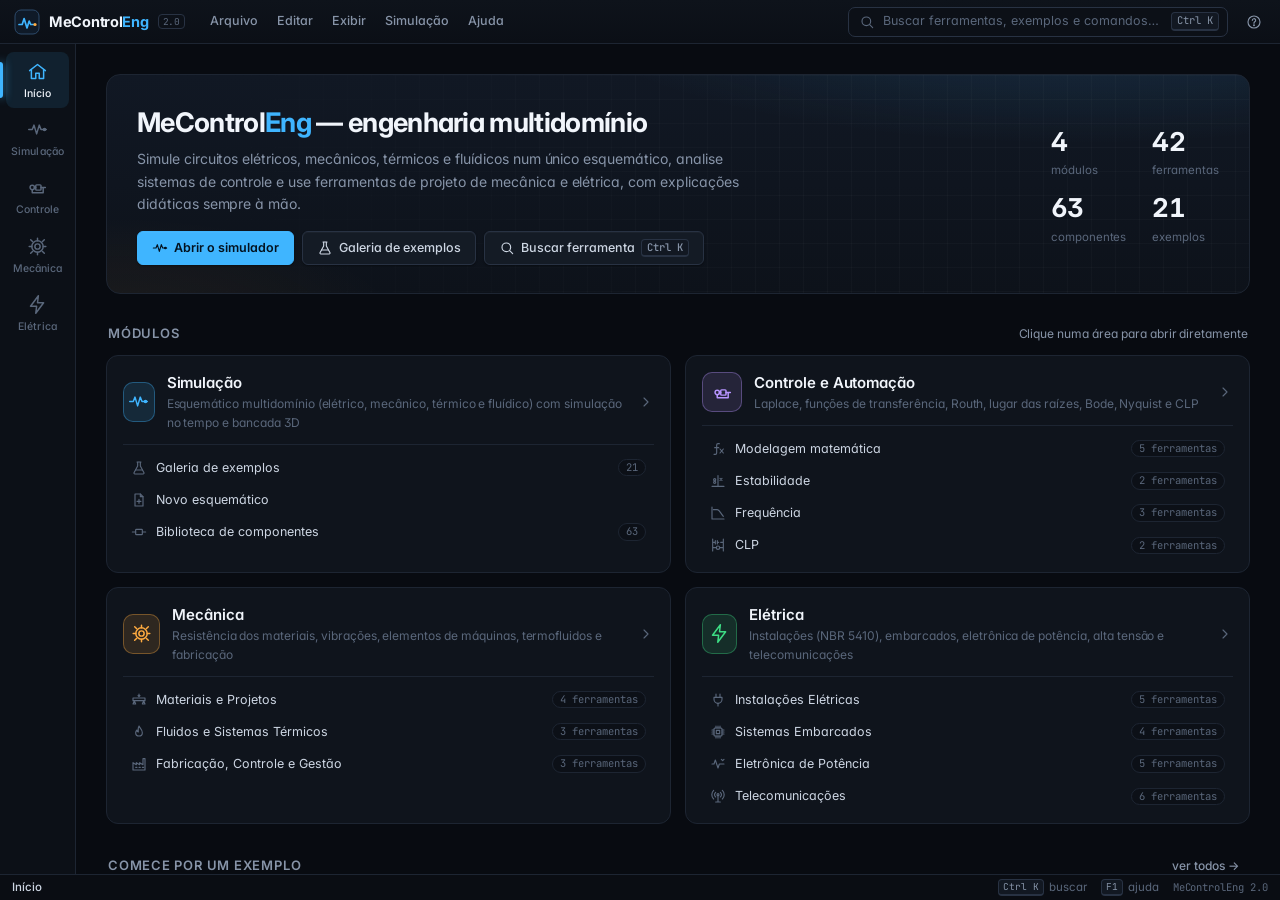
<file: mecontroleng/index.html>
<!DOCTYPE html>
<html lang="pt-BR">
<head>
<meta charset="UTF-8">
<meta name="viewport" content="width=device-width, initial-scale=1.0">
<title>MeControlEng</title>
<link rel="preconnect" href="https://fonts.googleapis.com">
<link href="https://fonts.googleapis.com/css2?family=Inter:wght@400;500;600;700&family=JetBrains+Mono:wght@400;500&family=Share+Tech+Mono&family=Barlow:wght@400;500;600&display=swap" rel="stylesheet">
<link rel="stylesheet" href="css/style.css">
</head>
<body data-tab="home">

<header id="topbar">
  <div class="brand" title="MeControlEng — engenharia multidomínio">
    <svg class="brand-mark" width="26" height="26" viewBox="0 0 26 26" fill="none">
      <rect x="1" y="1" width="24" height="24" rx="6" fill="#0f1a28" stroke="#2d4a6b"/>
      <path d="M5 15.5h3.2l1.9-6 2.9 9.5 2.2-7 1.5 3.5H21" stroke="#3fb5ff" stroke-width="1.7" stroke-linecap="round" stroke-linejoin="round"/>
      <circle cx="21" cy="15.5" r="1.6" fill="#ffab40"/>
    </svg>
    <span class="lt">MeControl<span>Eng</span></span>
    <span class="ver">2.0</span>
  </div>
  <nav id="menubar" aria-label="Menu principal"></nav>
  <div class="tb-sep sim-only"></div>
  <div id="doc-title" class="sim-only" contenteditable="true" spellcheck="false" title="Título do esquemático (clique para editar)">Sem título</div>
  <div class="tb-spacer"></div>
  <button id="btn-cmd" class="cmd-trigger" title="Buscar ferramentas e comandos (Ctrl+K)"><span data-icon="search"></span><span class="ct-txt">Buscar ferramentas, exemplos e comandos…</span><kbd>Ctrl K</kbd></button>
  <div class="tb-group right">
    <button class="btn icon ghost" id="btn-help" title="Ajuda (F1)" data-icon="help"></button>
  </div>
</header>

<div id="shell">
<nav id="tabs" class="nrail" aria-label="Módulos">
  <button data-tab="home"><span class="ri" data-icon="home"></span><span class="rl">Início</span></button>
  <button data-tab="sim" class="on"><span class="ri" data-icon="circuit"></span><span class="rl">Simulação</span></button>
  <button data-tab="ctrl"><span class="ri" data-icon="control"></span><span class="rl">Controle</span></button>
  <button data-tab="mec"><span class="ri" data-icon="gear"></span><span class="rl">Mecânica</span></button>
  <button data-tab="ele"><span class="ri" data-icon="bolt"></span><span class="rl">Elétrica</span></button>
  <div class="nrail-spacer"></div>
  <span class="tabs-hint" id="tabs-hint" hidden></span>
</nav>

<div id="stage">
<div id="simbar" class="toolbar sim-only">
  <div class="tb-group">
    <button class="btn icon ghost" id="btn-new" title="Novo esquemático" data-icon="file"></button>
    <button class="btn icon ghost" id="btn-open" title="Abrir (Ctrl+O)" data-icon="folder"></button>
    <button class="btn icon ghost" id="btn-save" title="Salvar (Ctrl+S)" data-icon="save"></button>
    <button class="btn accent" id="btn-ex" title="Galeria de exemplos"><span data-icon="grid"></span>Exemplos</button>
    <input type="file" id="file" accept=".json,application/json" hidden>
  </div>
  <div class="tb-sep"></div>
  <div class="tb-group">
    <button class="btn icon ghost" id="btn-undo" title="Desfazer (Ctrl+Z)" data-icon="undo"></button>
    <button class="btn icon ghost" id="btn-redo" title="Refazer (Ctrl+Y)" data-icon="redo"></button>
  </div>
  <div class="tb-sep"></div>
  <div class="tb-group seg-tools" role="group" aria-label="Modo de edição">
    <button class="btn icon ghost on" data-mode="select" title="Selecionar (Esc)" data-icon="pointer"></button>
    <button class="btn icon ghost" data-mode="wire" title="Fio (W)" data-icon="wire"></button>
    <button class="btn icon ghost" data-mode="probe" title="Ponta de prova (P)" data-icon="probe"></button>
  </div>
  <div class="tb-group">
    <button class="btn icon ghost" id="btn-rot" title="Girar (R)" data-icon="rotate"></button>
    <button class="btn icon ghost" id="btn-del" title="Excluir (Del)" data-icon="trash"></button>
    <button class="btn icon ghost" id="btn-fit" title="Enquadrar (F)" data-icon="fit"></button>
  </div>
  <div class="tb-spacer"></div>
  <div class="tb-group sim">
    <label title="Tempo final da simulação">t<sub>stop</sub> <input id="tstop" value="1" size="5"></label>
    <label title="Passo de integração">Δt <input id="dt" value="1m" size="5"></label>
    <select id="method" title="Método de integração">
      <option value="trap">Trapezoidal</option>
      <option value="be">Euler implícito</option>
    </select>
    <button class="btn run" id="run" title="Simular (Ctrl+Enter / F9)">▶ Simular</button>
    <span id="sim-status" class="pill">sem resultado</span>
  </div>
  <div class="tb-sep"></div>
  <div class="tb-group">
    <button class="btn ghost" id="btn-net" title="Ver netlist"><span data-icon="list"></span>Netlist</button>
    <button class="btn ghost" id="btn-3d" title="Mostrar/ocultar a bancada 3D"><span data-icon="cube"></span>3D</button>
  </div>
  <div id="progress-wrap"><div id="progress"></div></div>
</div>

<main id="app">
  <aside id="palette">
    <div class="panel-head"><span data-icon="layers"></span>Componentes</div>
    <input id="pal-search" placeholder="Buscar componente…" spellcheck="false">
    <div id="palette-list"></div>
  </aside>

  <section id="work">
    <div id="work-top">
      <div id="sch-wrap">
        <canvas id="sch" tabindex="0"></canvas>
        <div id="hint"></div>
        <label class="sch-opt"><input type="checkbox" id="toggle-names" checked> nomes dos nós</label>
      </div>
      <div id="split-v" class="splitter v"></div>
      <div id="v3d-pane">
        <div class="pane-head">
          <span class="pane-title"><span data-icon="cube"></span>Bancada 3D</span>
          <button class="btn icon sm" id="rew" title="Início">⏮</button>
          <button class="btn icon sm" id="play" title="Play/Pausa (Espaço)">▶</button>
          <select id="speed" title="Velocidade de reprodução (tempo simulado por segundo real)">
            <option value="0.001">0,001×</option>
            <option value="0.01">0,01×</option>
            <option value="0.05">0,05×</option>
            <option value="0.1" selected>0,1×</option>
            <option value="0.25">0,25×</option>
            <option value="0.5">0,5×</option>
            <option value="1">1×</option>
            <option value="2">2×</option>
            <option value="5">5×</option>
            <option value="20">20×</option>
            <option value="50">50×</option>
            <option value="100">100×</option>
          </select>
          <input type="range" id="tslider" min="0" max="1000" value="0">
          <span id="tlabel">t = 0 s</span>
        </div>
        <div id="v3d"></div>
        <div class="v3d-foot">
          <label title="Ampliação visual dos deslocamentos lineares">escala x <input id="dscale" value="10" size="3"></label>
          <button class="btn sm" id="btn-fit3d">Enquadrar</button>
          <span class="muted">arraste: orbitar · shift/dir.: mover · roda: zoom</span>
        </div>
      </div>
    </div>
    <div id="split-h" class="splitter h"></div>
    <div id="plot-pane">
      <div class="pane-head">
        <span class="pane-title"><span data-icon="wave"></span>Formas de onda</span>
        <select id="units" title="Unidades rotacionais">
          <option value="si">SI (rad, rad/s)</option>
          <option value="prat">Prático (°, RPM)</option>
        </select>
        <button class="btn sm" id="btn-clear">Limpar traços</button>
        <button class="btn sm" id="btn-csv">Exportar CSV</button>
        <button class="btn icon sm" id="btn-plotinfo" title="Sobre os tipos de gráfico e sinais">ⓘ</button>
        <span class="muted">arraste = zoom · duplo-clique = restaurar · clique na legenda = remover</span>
      </div>
      <div id="plot-wrap"><canvas id="plot"></canvas></div>
    </div>
  </section>

  <aside id="side">
    <div class="side-sec">
      <div class="sec-title"><span data-icon="sliders"></span>Propriedades</div>
      <div id="props"></div>
    </div>
    <div class="side-sec grow">
      <div class="sec-title"><span data-icon="wave"></span>Sinais</div>
      <input id="sig-search" placeholder="Filtrar sinais…" spellcheck="false">
      <div id="signals"><div class="muted">Simule para listar os sinais.</div></div>
    </div>
    <div class="side-sec">
      <div class="sec-title"><span data-icon="terminal"></span>Mensagens</div>
      <div id="log"></div>
    </div>
  </aside>
</main>

<section class="tabview" id="tab-home"></section>
<section class="tabview has-sub" id="tab-ctrl">
  <nav class="subtabs">
    <div class="mod-title"><span class="mod-ic" data-icon="control"></span><div><b>Controle e Automação</b><small>Modelagem, estabilidade, frequência e CLP</small></div></div>
    <button data-sub="model" class="on" data-icon="fx">Modelagem matemática</button>
    <button data-sub="stab" data-icon="stability">Estabilidade</button>
    <button data-sub="freq" data-icon="bode">Frequência</button>
    <button data-sub="plc" data-icon="ladder">CLP</button>
  </nav>
  <div class="subview" id="tab-model"></div>
  <div class="subview" id="tab-stab"></div>
  <div class="subview" id="tab-freq"></div>
  <div class="subview" id="tab-plc"></div>
</section>
<section class="tabview has-sub" id="tab-mec">
  <nav class="subtabs">
    <div class="mod-title"><span class="mod-ic" data-icon="gear"></span><div><b>Mecânica</b><small>Projeto, térmica, fluidos e fabricação</small></div></div>
    <button data-sub="mat" class="on" data-icon="beam">Materiais e Projetos</button>
    <button data-sub="fts" data-icon="flame">Fluidos e Sistemas Térmicos</button>
    <button data-sub="fab" data-icon="factory">Fabricação, Controle e Gestão</button>
  </nav>
  <div class="subview" id="tab-mat"></div>
  <div class="subview" id="tab-fts"></div>
  <div class="subview" id="tab-fab"></div>
</section>
<section class="tabview has-sub" id="tab-ele">
  <nav class="subtabs">
    <div class="mod-title"><span class="mod-ic" data-icon="bolt"></span><div><b>Elétrica</b><small>Instalações, embarcados, potência e telecom</small></div></div>
    <button data-sub="inst" class="on" data-icon="plug">Instalações Elétricas</button>
    <button data-sub="emb" data-icon="chip">Sistemas Embarcados</button>
    <button data-sub="pot" data-icon="power">Eletrônica de Potência</button>
    <button data-sub="tel" data-icon="antenna">Telecomunicações</button>
  </nav>
  <div class="subview" id="tab-inst"></div>
  <div class="subview" id="tab-emb"></div>
  <div class="subview" id="tab-pot"></div>
  <div class="subview" id="tab-tel"></div>
</section>

</div><!-- /stage -->
</div><!-- /shell -->

<footer id="statusbar">
  <span id="sb-crumb" class="sb-crumb"></span>
  <span class="tb-spacer"></span>
  <span id="sb-info" class="sb-item"></span>
  <span class="sb-item"><kbd>Ctrl K</kbd> buscar</span>
  <span class="sb-item"><kbd>F1</kbd> ajuda</span>
  <span class="sb-item sb-brand">MeControlEng 2.0</span>
</footer>

<div id="cmdk" hidden></div>
<div id="ctxmenu"></div>
<div id="modal">
  <div class="modal-box">
    <div class="modal-head"><span id="modal-title"></span><button class="btn icon ghost" onclick="app.closeModal()" title="Fechar (Esc)">✕</button></div>
    <div id="modal-body"></div>
  </div>
</div>

<script src="vendor/three.min.js"></script>
<script src="js/core.js"></script>
<script src="js/parts/devices.js"></script>
<script src="js/parts/electronics.js"></script>
<script src="js/parts/thermofluid.js"></script>
<script src="js/solver.js"></script>
<script src="js/editor.js"></script>
<script src="js/plot.js"></script>
<script src="js/view3d.js"></script>
<script src="js/examples.js"></script>
<script src="js/info.js"></script>
<script src="js/ctrl/math.js"></script>
<script src="js/ctrl/extract.js"></script>
<script src="js/ctrl/chart.js"></script>
<script src="js/ctrl/ui.js"></script>
<script src="js/ctrl/blockdiag.js"></script>
<script src="js/ctrl/tab-model.js"></script>
<script src="js/ctrl/tab-stab.js"></script>
<script src="js/ctrl/tab-freq.js"></script>
<script src="js/ctrl/plc.js"></script>
<script src="js/mech/kit.js"></script>
<script src="js/mech/materiais.js"></script>
<script src="js/mech/termofluidos.js"></script>
<script src="js/mech/fabricacao.js"></script>
<script src="js/elec/instalacoes.js"></script>
<script src="js/elec/embarcados.js"></script>
<script src="js/elec/potencia.js"></script>
<script src="js/elec/telecom.js"></script>
<script src="js/app.js"></script>
<script src="js/shell.js"></script>
</body>
</html>
</file>
<file: mecontroleng/css/style.css>
/* ============================================================
   MeControlEng 2.0 — Design system
   Tema escuro técnico: superfícies em grafite azulado, um único
   acento primário (azul de sinal) e um secundário (âmbar da marca).
   Organização: 1 tokens · 2 base · 3 controles · 4 shell (topo, trilho,
   barra de ferramentas, status) · 5 simulação · 6 módulos e ferramentas ·
   7 componentes (cards, formulários, tabelas, gráficos) · 8 sobreposições
   (menus, modal, paleta de comandos) · 9 início · 10 específicos
   ============================================================ */

/* ───────── 1. tokens ───────── */
:root {
  /* superfícies (do fundo para a frente) */
  --bg0: #080b11; --bg1: #0c1017; --bg2: #121822; --panel: #0f141c; --panel2: #141b25; --raised: #19212d;
  --border: #1d2532; --border2: #283243; --border3: #364257;
  /* texto */
  --wht: #f1f5fb; --txt: #cdd6e3; --txt2: #8794a8; --txt3: #5a677b;
  /* marca e semântica */
  --acc: #3fb5ff; --acc2: #85d0ff; --acc-bg: rgba(63,181,255,0.10); --acc-bd: rgba(63,181,255,0.45);
  --org: #ffab40; --grn: #3ddc84; --red: #ff5c7a; --ylw: #ffd166; --pur: #b794ff;
  /* esquemático e gráficos (lidos pelos canvas) */
  --sch-bg: #0a0e14; --sch-grid: #1b2431; --sym: #d6e0ee; --lbl: #f1f5fb; --val: #8fb0d6;
  --sel: #ffd166; --junction: #f1f5fb;
  --plot-bg: #0a0e14; --plot-frame: #263041; --plot-grid: #18202b; --plot-grid2: #11171f; --plot-zero: #3a4a60; --cursor-play: #ffd166;
  --bd-wire: #9fb4d0; --bd-fill: #0f141c;
  /* forma */
  --r-sm: 4px; --r: 6px; --r-lg: 10px;
  --sh-1: 0 1px 0 rgba(255,255,255,0.03) inset, 0 1px 2px rgba(0,0,0,0.35);
  --sh-2: 0 10px 30px rgba(0,0,0,0.45), 0 2px 6px rgba(0,0,0,0.35);
  --ff: 'Inter', 'Barlow', system-ui, -apple-system, 'Segoe UI', sans-serif;
  --ff-mono: 'JetBrains Mono', 'Share Tech Mono', ui-monospace, 'Cascadia Mono', Consolas, monospace;
  --v3d-w: 42%; --plot-h: 32%;
  --rail-w: 76px; --top-h: 44px; --status-h: 26px;
}

/* ───────── 2. base ───────── */
* { margin: 0; padding: 0; box-sizing: border-box; }
html, body { height: 100%; }
body {
  font-family: var(--ff); font-size: 13px; line-height: 1.45; letter-spacing: -0.003em;
  background: var(--bg0); color: var(--txt); overflow: hidden;
  display: flex; flex-direction: column;
  -webkit-font-smoothing: antialiased; font-feature-settings: 'cv11', 'ss01';
}
body.dragging { user-select: none; cursor: grabbing; }
button, input, select, textarea { font: inherit; color: inherit; }
kbd { font-family: var(--ff-mono); font-size: 10.5px; background: var(--bg2); border: 1px solid var(--border2); border-bottom-width: 2px; border-radius: 4px; padding: 0 5px; color: var(--txt2); }
code { font-family: var(--ff-mono); font-size: 0.92em; color: var(--org); background: rgba(255,171,64,0.07); padding: 0 4px; border-radius: 3px; }
sup { font-size: 0.7em; }
::selection { background: rgba(63,181,255,0.3); }
* { scrollbar-width: thin; scrollbar-color: #2a3546 transparent; }
::-webkit-scrollbar { width: 10px; height: 10px; }
::-webkit-scrollbar-thumb { background: #232d3c; border-radius: 10px; border: 2px solid transparent; background-clip: padding-box; }
::-webkit-scrollbar-thumb:hover { background-color: #33415a; }
::-webkit-scrollbar-track { background: transparent; }
[data-icon] > svg, svg.ic { width: 16px; height: 16px; flex: 0 0 auto; display: block; }
:focus-visible { outline: 2px solid var(--acc-bd); outline-offset: 1px; }
.muted { color: var(--txt2); }
.small { font-size: 12px; }
.mono { font-family: var(--ff-mono); font-size: 12px; }
.good { color: var(--grn); } .bad { color: var(--red); } .warn { color: var(--ylw); }
.err { color: var(--red); } .err.small { font-size: 11.5px; } .pad { padding: 20px; }

/* ───────── 3. controles ───────── */
input, select, textarea {
  background: var(--bg1); border: 1px solid var(--border2); border-radius: var(--r-sm);
  padding: 4px 8px; outline: none; transition: border-color .12s, box-shadow .12s, background .12s; min-height: 28px;
}
input[type=checkbox], input[type=radio] { min-height: 0; accent-color: var(--acc); }
input[type=range] { min-height: 0; padding: 0; border: none; background: none; accent-color: var(--acc); }
select { cursor: pointer; padding-right: 22px; appearance: none;
  background-image: url("data:image/svg+xml,%3Csvg xmlns='http://www.w3.org/2000/svg' width='10' height='6'%3E%3Cpath d='M1 1l4 4 4-4' stroke='%238794a8' fill='none' stroke-width='1.4'/%3E%3C/svg%3E");
  background-repeat: no-repeat; background-position: right 8px center; }
input:hover, select:hover, textarea:hover { border-color: var(--border3); }
input:focus, select:focus, textarea:focus { border-color: var(--acc); box-shadow: 0 0 0 3px rgba(63,181,255,0.14); background: #0b1119; }
input.bad { border-color: var(--red); background: rgba(255,92,122,0.08); box-shadow: 0 0 0 3px rgba(255,92,122,0.1); }
input::placeholder { color: var(--txt3); }

.btn {
  display: inline-flex; align-items: center; justify-content: center; gap: 6px;
  background: var(--panel2); border: 1px solid var(--border2); border-radius: var(--r);
  padding: 4px 11px; min-height: 28px; cursor: pointer; color: var(--txt); font-weight: 500; font-size: 12.5px;
  transition: background .12s, border-color .12s, color .12s, box-shadow .12s; white-space: nowrap; box-shadow: var(--sh-1);
}
.btn:hover { border-color: var(--border3); background: var(--raised); color: var(--wht); }
.btn:active { transform: translateY(0.5px); }
.btn.on { background: var(--acc-bg); border-color: var(--acc-bd); color: var(--acc2); }
.btn.ghost { background: transparent; border-color: transparent; box-shadow: none; color: var(--txt2); }
.btn.ghost:hover { background: rgba(255,255,255,0.05); color: var(--wht); border-color: transparent; }
.btn.ghost.on { background: var(--acc-bg); color: var(--acc2); border-color: transparent; }
.btn.icon { padding: 4px; min-width: 28px; font-size: 14px; line-height: 1; }
.btn.sm { padding: 2px 8px; min-height: 24px; font-size: 12px; }
.btn.icon.sm { min-width: 24px; font-size: 12px; }
.btn.accent { border-color: rgba(183,148,255,0.4); color: #cbb4ff; background: rgba(183,148,255,0.07); }
.btn.accent:hover { background: rgba(183,148,255,0.14); border-color: rgba(183,148,255,0.7); }
.btn.danger:hover { border-color: var(--red); color: var(--red); background: rgba(255,92,122,0.08); }
.btn.run {
  background: linear-gradient(180deg, #2fc777, #23a862); border-color: #2bbd70; color: #04140b; font-weight: 600; padding: 4px 16px;
  box-shadow: 0 1px 0 rgba(255,255,255,0.25) inset, 0 2px 8px rgba(35,168,98,0.25);
}
.btn.run:hover { background: linear-gradient(180deg, #3ad885, #27b56a); color: #04140b; border-color: #3ad885; }
.btn.run.busy { background: linear-gradient(180deg, #ff6b86, #e5486a); border-color: #ff6b86; color: #1a0208; }
.btn > [data-icon] svg { width: 15px; height: 15px; }
.pill { font-family: var(--ff-mono); font-size: 11px; padding: 2px 9px; border: 1px solid var(--border2); border-radius: 20px; color: var(--txt2); background: var(--bg1); white-space: nowrap; display: inline-flex; align-items: center; gap: 6px; }
.pill::before { content: ''; width: 6px; height: 6px; border-radius: 50%; background: var(--txt3); }
.pill.ok { color: var(--grn); border-color: rgba(61,220,132,0.35); } .pill.ok::before { background: var(--grn); box-shadow: 0 0 6px var(--grn); }
.pill.warn { color: var(--ylw); border-color: rgba(255,209,102,0.35); } .pill.warn::before { background: var(--ylw); }
.chip { background: var(--acc-bg); border: 1px solid var(--border2); border-radius: 20px; padding: 1px 9px; cursor: pointer; font-size: 11.5px; }
.chip:hover { border-color: var(--acc); color: var(--wht); }
.seg { display: inline-flex; background: var(--bg1); border: 1px solid var(--border2); border-radius: var(--r); padding: 2px; gap: 2px; flex-wrap: wrap; }
.seg button { background: none; border: none; border-radius: 4px; padding: 4px 11px; cursor: pointer; color: var(--txt2); font-size: 12.5px; font-weight: 500; transition: background .12s, color .12s; }
.seg button:hover { color: var(--wht); background: rgba(255,255,255,0.04); }
.seg button.on { background: var(--raised); color: var(--wht); box-shadow: 0 1px 2px rgba(0,0,0,0.4), inset 0 -2px 0 var(--acc); }
.chk { display: inline-flex; align-items: center; gap: 5px; font-size: 12px; color: var(--txt2); cursor: pointer; }
.k-slider { flex: 1; min-width: 120px; }
.k-val { width: 84px; font-family: var(--ff-mono); }

/* ───────── 4. shell ───────── */
#topbar {
  position: relative; flex: 0 0 var(--top-h); height: var(--top-h); z-index: 50;
  display: flex; align-items: center; gap: 10px; padding: 0 12px 0 14px;
  background: linear-gradient(180deg, #0e131b, #0b0f16); border-bottom: 1px solid var(--border);
}
.brand { display: flex; align-items: center; gap: 9px; user-select: none; margin-right: 6px; }
.brand .lt { font-weight: 700; font-size: 14.5px; letter-spacing: -0.02em; color: var(--wht); }
.brand .lt span { color: var(--acc); }
.brand .ver { font-family: var(--ff-mono); font-size: 9.5px; color: var(--txt3); border: 1px solid var(--border2); border-radius: 4px; padding: 0 4px; }
#menubar { display: flex; align-items: center; gap: 1px; }
.mb-item { position: relative; }
.mb-btn { background: none; border: none; padding: 5px 9px; border-radius: 5px; cursor: pointer; color: var(--txt2); font-size: 12.5px; font-weight: 500; }
.mb-btn:hover, .mb-item.open .mb-btn { background: rgba(255,255,255,0.06); color: var(--wht); }
.mb-drop { display: none; position: absolute; top: calc(100% + 4px); left: 0; min-width: 250px; background: var(--panel2); border: 1px solid var(--border2); border-radius: var(--r-lg); box-shadow: var(--sh-2); padding: 5px; z-index: 300; }
.mb-item.open .mb-drop { display: block; }
.mb-row { display: flex; align-items: center; gap: 10px; width: 100%; background: none; border: none; text-align: left; padding: 6px 9px; border-radius: 5px; cursor: pointer; color: var(--txt); font-size: 12.5px; }
.mb-row:hover { background: var(--acc-bg); color: var(--wht); }
.mb-row [data-icon] { color: var(--txt2); }
.mb-row:hover [data-icon] { color: var(--acc); }
.mb-row .mb-k { margin-left: auto; font-family: var(--ff-mono); font-size: 10.5px; color: var(--txt3); }
.mb-row.dis { opacity: 0.4; pointer-events: none; }
.mb-sep { height: 1px; background: var(--border); margin: 5px 4px; }
.mb-head { font-size: 10.5px; text-transform: uppercase; letter-spacing: 0.08em; color: var(--txt3); padding: 6px 9px 3px; font-weight: 600; }
.tb-sep { width: 1px; height: 20px; background: var(--border2); flex: 0 0 auto; }
.tb-spacer { flex: 1; }
#doc-title { font-weight: 600; color: var(--wht); padding: 3px 8px; border-radius: 5px; min-width: 80px; max-width: 240px; text-overflow: ellipsis; white-space: nowrap; overflow: hidden; outline: none; border: 1px solid transparent; font-size: 13px; }
#doc-title:hover, #doc-title:focus { border-color: var(--border2); background: var(--bg1); }
.cmd-trigger { display: flex; align-items: center; gap: 8px; width: min(380px, 32vw); height: 30px; padding: 0 8px 0 10px; background: var(--bg1); border: 1px solid var(--border2); border-radius: 7px; cursor: pointer; color: var(--txt3); transition: border-color .12s, background .12s; }
.cmd-trigger:hover { border-color: var(--border3); color: var(--txt2); background: var(--bg2); }
.cmd-trigger .ct-txt { flex: 1; text-align: left; overflow: hidden; white-space: nowrap; text-overflow: ellipsis; font-size: 12.5px; }
.tb-group { display: flex; align-items: center; gap: 3px; }
.tb-group.right { margin-left: 2px; }

#shell { flex: 1; min-height: 0; display: flex; }
.nrail { flex: 0 0 var(--rail-w); width: var(--rail-w); display: flex; flex-direction: column; align-items: stretch; gap: 2px; padding: 8px 6px; background: var(--bg1); border-right: 1px solid var(--border); }
.nrail button { position: relative; display: flex; flex-direction: column; align-items: center; gap: 4px; padding: 9px 2px 7px; background: none; border: none; border-radius: 8px; cursor: pointer; color: var(--txt3); transition: background .12s, color .12s; }
.nrail button .ri svg { width: 21px; height: 21px; }
.nrail button .rl { font-size: 10.5px; font-weight: 500; letter-spacing: 0.01em; }
.nrail button:hover { color: var(--txt); background: rgba(255,255,255,0.04); }
.nrail button.on { color: var(--wht); background: var(--acc-bg); }
.nrail button.on .ri { color: var(--acc); }
.nrail button.on::before { content: ''; position: absolute; left: -6px; top: 10px; bottom: 10px; width: 3px; border-radius: 0 3px 3px 0; background: var(--acc); box-shadow: 0 0 10px var(--acc); }
.nrail-spacer { flex: 1; }
.tabs-hint { display: none; }
#stage { flex: 1; min-width: 0; min-height: 0; display: flex; flex-direction: column; }

.toolbar { position: relative; flex: 0 0 auto; display: flex; align-items: center; gap: 8px; padding: 6px 10px; background: var(--panel); border-bottom: 1px solid var(--border); flex-wrap: wrap; }
.toolbar .tb-group.sim label { font-family: var(--ff-mono); font-size: 11px; color: var(--txt2); display: flex; align-items: center; gap: 5px; }
.toolbar .tb-group.sim { gap: 8px; }
.toolbar .tb-group.sim input { width: 60px; font-family: var(--ff-mono); font-size: 12px; text-align: right; }
.seg-tools { background: var(--bg1); border: 1px solid var(--border); border-radius: 7px; padding: 2px; }
#progress-wrap { position: absolute; left: 0; right: 0; bottom: -1px; height: 2px; pointer-events: none; }
#progress { height: 100%; width: 0; background: linear-gradient(90deg, var(--acc), var(--grn)); transition: width 0.1s; box-shadow: 0 0 8px var(--acc); }

#statusbar { flex: 0 0 var(--status-h); height: var(--status-h); display: flex; align-items: center; gap: 14px; padding: 0 12px; background: #0a0d13; border-top: 1px solid var(--border); font-size: 11.5px; color: var(--txt3); }
.sb-crumb { display: flex; align-items: center; gap: 6px; color: var(--txt2); overflow: hidden; white-space: nowrap; }
.sb-crumb b { color: var(--txt); font-weight: 500; }
.sb-crumb .sep { color: var(--txt3); }
.sb-item { display: flex; align-items: center; gap: 5px; white-space: nowrap; }
.sb-item kbd { font-size: 9.5px; padding: 0 4px; }
.sb-brand { font-family: var(--ff-mono); font-size: 10.5px; }

/* ───────── 5. simulação ───────── */
#app { flex: 1; min-height: 0; display: grid; grid-template-columns: 216px 1fr 280px; }
#palette, #side { background: var(--panel); overflow-y: auto; }
#palette { border-right: 1px solid var(--border); padding: 0 10px 10px; }
#side { border-left: 1px solid var(--border); display: flex; flex-direction: column; overflow: hidden; }
.panel-head { position: sticky; top: 0; z-index: 2; display: flex; align-items: center; gap: 7px; margin: 0 -10px 8px; padding: 10px 12px 8px; background: var(--panel); font-size: 11px; font-weight: 600; letter-spacing: 0.07em; text-transform: uppercase; color: var(--txt2); }
.panel-head [data-icon] { color: var(--acc); }
#work { display: flex; flex-direction: column; min-width: 0; min-height: 0; background: var(--bg0); }
#work-top { flex: 1; min-height: 0; display: flex; }
#sch-wrap { flex: 1; min-width: 0; position: relative; }
#sch { display: block; outline: none; }
#v3d-pane { width: var(--v3d-w); min-width: 200px; display: flex; flex-direction: column; background: var(--bg1); }
body.no3d #v3d-pane, body.no3d #split-v { display: none; }
body.no3d #btn-3d { color: var(--txt3); }
body:not(.no3d) #btn-3d { color: var(--acc2); background: var(--acc-bg); }
#v3d { flex: 1; min-height: 0; position: relative; }
#v3d canvas { display: block; }
.v3d-msg { padding: 20px; color: var(--txt2); }
.v3d-foot { display: flex; align-items: center; gap: 8px; padding: 5px 10px; border-top: 1px solid var(--border); font-size: 11px; background: var(--panel); }
.v3d-foot input { width: 48px; font-family: var(--ff-mono); }
#plot-pane { height: var(--plot-h); min-height: 120px; display: flex; flex-direction: column; border-top: 1px solid var(--border); }
#plot-wrap { flex: 1; min-height: 0; position: relative; }
#plot { display: block; }
.pane-head { display: flex; align-items: center; gap: 6px; padding: 5px 10px; min-height: 36px; background: var(--panel); border-bottom: 1px solid var(--border); flex-wrap: nowrap; overflow: hidden; }
.pane-head .muted { font-size: 11px; white-space: nowrap; overflow: hidden; text-overflow: ellipsis; color: var(--txt3); }
.pane-title { display: inline-flex; align-items: center; gap: 7px; font-size: 11px; font-weight: 600; letter-spacing: 0.07em; text-transform: uppercase; color: var(--txt2); margin-right: 8px; white-space: nowrap; }
.pane-title [data-icon] { color: var(--acc); }
#tslider { flex: 1; min-width: 60px; accent-color: var(--ylw); }
#tlabel { font-family: var(--ff-mono); font-size: 11px; color: var(--ylw); min-width: 96px; }
#speed { padding: 1px 22px 1px 6px; font-size: 12px; min-height: 24px; }
.pane-head select, .pane-head .btn { min-height: 24px; }
.splitter { background: var(--border); flex: 0 0 auto; z-index: 2; transition: background .12s; }
.splitter.v { width: 3px; cursor: col-resize; }
.splitter.h { height: 3px; cursor: row-resize; }
.splitter:hover { background: var(--acc); }
#hint { position: absolute; left: 10px; bottom: 8px; right: 170px; font-size: 11px; color: var(--txt2); pointer-events: none; text-shadow: 0 0 4px #000; }
.sch-opt { position: absolute; right: 10px; bottom: 6px; font-size: 11px; color: var(--txt2); display: flex; gap: 5px; align-items: center; background: rgba(12,16,23,0.85); border: 1px solid var(--border); border-radius: 5px; padding: 2px 8px; }

#pal-search, #sig-search { width: 100%; margin-bottom: 8px; padding-left: 28px;
  background-image: url("data:image/svg+xml,%3Csvg xmlns='http://www.w3.org/2000/svg' width='14' height='14' fill='none' stroke='%235a677b' stroke-width='1.6'%3E%3Ccircle cx='6' cy='6' r='4.5'/%3E%3Cpath d='M9.5 9.5L13 13'/%3E%3C/svg%3E");
  background-repeat: no-repeat; background-position: 9px center; }
.pal-cat { font-size: 10.5px; font-weight: 600; letter-spacing: 0.08em; text-transform: uppercase; color: var(--txt3); margin: 14px 0 7px; display: flex; align-items: center; gap: 7px; }
.pal-cat::after { content: ''; flex: 1; height: 1px; background: var(--border); }
.pal-grid { display: grid; grid-template-columns: 1fr 1fr; gap: 6px; }
.pal-item { background: var(--bg1); border: 1px solid var(--border); border-radius: var(--r); padding: 4px 2px 5px; cursor: pointer; display: flex; flex-direction: column; align-items: center; gap: 1px; color: var(--txt2); font-size: 10.5px; line-height: 1.15; text-align: center; transition: border-color .12s, background .12s, color .12s; }
.pal-item canvas { width: 78px; height: 54px; }
.pal-item:hover { border-color: var(--acc-bd); color: var(--wht); background: var(--bg2); }
.pal-item.on { border-color: var(--ylw); background: rgba(255,209,102,0.07); color: var(--ylw); }

.side-sec { padding: 0 12px 12px; border-bottom: 1px solid var(--border); display: flex; flex-direction: column; min-height: 0; }
.side-sec.grow { flex: 1; }
.sec-title { display: flex; align-items: center; gap: 7px; margin: 0 -12px 8px; padding: 10px 12px 6px; font-size: 11px; font-weight: 600; letter-spacing: 0.07em; text-transform: uppercase; color: var(--txt2); }
.sec-title [data-icon] { color: var(--acc); }
#props { max-height: 46vh; overflow-y: auto; }
.prop-head { font-weight: 600; color: var(--wht); margin-bottom: 10px; display: flex; align-items: center; gap: 7px; font-size: 13.5px; }
.dom-dot { width: 8px; height: 8px; border-radius: 50%; display: inline-block; flex: 0 0 auto; }
.prop { display: grid; grid-template-columns: 1fr; gap: 3px; margin-bottom: 8px; }
.prop > span { font-size: 11.5px; color: var(--txt2); }
.prop em { font-style: normal; color: var(--txt3); font-family: var(--ff-mono); font-size: 11px; }
.prop input, .prop select { width: 100%; font-family: var(--ff-mono); font-size: 12px; }
.prop .parsed { font-family: var(--ff-mono); font-size: 10.5px; color: var(--txt3); }
.prop-btns { display: flex; gap: 4px; flex-wrap: wrap; margin: 6px 0; }
.prop-sigs { display: flex; flex-wrap: wrap; gap: 4px; margin-top: 4px; }
#signals { overflow-y: auto; flex: 1; min-height: 60px; }
.sig { display: flex; align-items: center; gap: 6px; padding: 3px 7px; border-radius: 4px; cursor: pointer; font-family: var(--ff-mono); font-size: 11.5px; }
.sig em { margin-left: auto; font-style: normal; color: var(--txt3); }
.sig:hover { background: rgba(255,255,255,0.04); }
.sig.on { background: rgba(255,209,102,0.08); color: var(--ylw); }
#log { max-height: 22vh; overflow-y: auto; font-size: 11.5px; font-family: var(--ff-mono); }
.log-line { padding: 3px 0 3px 8px; border-left: 2px solid var(--border2); margin-bottom: 2px; color: var(--txt2); }
.log-line.ok { color: var(--grn); border-left-color: rgba(61,220,132,0.5); }
.log-line.warn { color: var(--ylw); border-left-color: rgba(255,209,102,0.5); }
.log-line.err { color: var(--red); border-left-color: rgba(255,92,122,0.6); }

/* ───────── 6. módulos e ferramentas ───────── */
.tabview { display: none; flex: 1; min-height: 0; }
body:not([data-tab="sim"]) #app { display: none; }
body:not([data-tab="sim"]) .sim-only { display: none !important; }
body[data-tab="home"] #tab-home { display: block; overflow-y: auto; }
body[data-tab="ctrl"] #tab-ctrl, body[data-tab="mec"] #tab-mec, body[data-tab="ele"] #tab-ele { display: flex; flex-direction: column; }
.subtabs { flex: 0 0 auto; display: flex; align-items: flex-end; gap: 2px; padding: 0 14px; background: var(--panel); border-bottom: 1px solid var(--border); overflow-x: auto; }
.mod-title { display: flex; align-items: center; gap: 10px; padding: 9px 18px 9px 0; margin-right: 10px; border-right: 1px solid var(--border); align-self: stretch; }
.mod-title .mod-ic { width: 30px; height: 30px; border-radius: 8px; display: grid; place-items: center; background: var(--acc-bg); color: var(--acc); border: 1px solid rgba(63,181,255,0.25); }
.mod-title .mod-ic svg { width: 17px; height: 17px; }
.mod-title b { display: block; color: var(--wht); font-size: 13.5px; font-weight: 600; white-space: nowrap; }
.mod-title small { display: block; color: var(--txt3); font-size: 11px; white-space: nowrap; }
.subtabs button { display: inline-flex; align-items: center; gap: 7px; background: none; border: none; border-bottom: 2px solid transparent; padding: 13px 13px 11px; cursor: pointer; color: var(--txt2); font-size: 12.5px; font-weight: 500; white-space: nowrap; transition: color .12s, border-color .12s; }
.subtabs button svg { width: 15px; height: 15px; opacity: 0.8; }
.subtabs button:hover { color: var(--wht); }
.subtabs button.on { color: var(--wht); border-bottom-color: var(--acc); }
.subtabs button.on svg { color: var(--acc); opacity: 1; }
.subview { display: none; flex: 1; min-height: 0; }
.subview.on { display: flex; }
.placeholder { align-items: center; justify-content: center; }
.ph-card { max-width: 460px; text-align: center; padding: 30px; border: 1px dashed var(--border2); border-radius: var(--r-lg); background: var(--panel); }
.ph-card h2 { color: var(--wht); margin: 6px 0 10px; font-weight: 600; }
.ph-card p { color: var(--txt2); line-height: 1.55; margin-bottom: 8px; }
.ph-icon { font-size: 34px; color: var(--acc); opacity: 0.7; }

.subnav { position: relative; width: 236px; flex: 0 0 auto; background: var(--bg1); border-right: 1px solid var(--border); padding: 10px 8px 16px; overflow-y: auto; counter-reset: tool; transition: width .16s; }
.subnav-title { display: flex; align-items: center; justify-content: space-between; font-size: 10.5px; font-weight: 600; letter-spacing: 0.08em; text-transform: uppercase; color: var(--txt3); margin: 2px 4px 10px 6px; }
.subnav-title .nav-tog { background: none; border: none; color: var(--txt3); cursor: pointer; border-radius: 4px; padding: 2px; display: grid; place-items: center; }
.subnav-title .nav-tog:hover { color: var(--wht); background: rgba(255,255,255,0.05); }
.sub-item { position: relative; display: block; width: 100%; text-align: left; background: none; border: 1px solid transparent; border-radius: 7px; padding: 8px 10px 8px 38px; margin-bottom: 2px; cursor: pointer; counter-increment: tool; transition: background .12s, border-color .12s; }
.sub-item::before { content: counter(tool, decimal-leading-zero); position: absolute; left: 9px; top: 9px; width: 21px; height: 19px; display: grid; place-items: center; border-radius: 5px; background: var(--bg2); border: 1px solid var(--border2); font-family: var(--ff-mono); font-size: 9.5px; color: var(--txt3); }
.sub-item b { display: block; font-weight: 500; color: var(--txt); font-size: 12.5px; line-height: 1.3; }
.sub-item small { display: block; color: var(--txt3); font-size: 11px; margin-top: 2px; line-height: 1.3; }
.sub-item:hover { background: rgba(255,255,255,0.035); }
.sub-item.on { background: var(--panel2); border-color: var(--border2); box-shadow: var(--sh-1); }
.sub-item.on::before { background: var(--acc); border-color: var(--acc); color: #04121e; font-weight: 600; }
.sub-item.on b { color: var(--wht); font-weight: 600; }
.subnav.collapsed { width: 52px; padding: 10px 6px; }
.subnav.collapsed .subnav-title span, .subnav.collapsed .sub-item b, .subnav.collapsed .sub-item small { display: none; }
.subnav.collapsed .subnav-title { justify-content: center; margin: 2px 0 10px; }
.subnav.collapsed .sub-item { padding: 0; height: 34px; }
.subnav.collapsed .sub-item::before { left: 50%; top: 50%; transform: translate(-50%, -50%); }

.tool-host { flex: 1; min-width: 0; min-height: 0; display: flex; }
.tool-wrap { flex: 1; display: flex; min-width: 0; }
.tool-main { flex: 1; min-width: 0; overflow-y: auto; padding: 16px 22px 40px; background: var(--bg0);
  background-image: radial-gradient(circle at 1px 1px, rgba(255,255,255,0.025) 1px, transparent 0); background-size: 22px 22px; }
.tool-head { display: flex; align-items: flex-start; justify-content: space-between; gap: 16px; margin-bottom: 14px; padding-bottom: 14px; border-bottom: 1px solid var(--border); }
.tool-crumb { font-size: 11px; color: var(--txt3); margin-bottom: 5px; display: flex; gap: 6px; align-items: center; }
.tool-crumb b { color: var(--acc); font-weight: 500; }
.tool-head h2 { font-size: 20px; font-weight: 600; color: var(--wht); margin-bottom: 4px; letter-spacing: -0.015em; }
.tool-head .lead { color: var(--txt2); font-size: 13px; max-width: 860px; line-height: 1.55; }
.tool-head .lead b { color: var(--txt); font-weight: 600; }
.tool-actions { display: flex; gap: 6px; flex: 0 0 auto; }
.learn-btn { flex: 0 0 auto; border-color: rgba(183,148,255,0.4); color: #cbb4ff; background: rgba(183,148,255,0.06); }
.learn-btn:hover { background: rgba(183,148,255,0.13); border-color: rgba(183,148,255,0.7); color: #e3d6ff; }
.tool-wrap.learn-open .learn-btn { background: rgba(183,148,255,0.18); border-color: rgba(183,148,255,0.8); color: #fff; }
.learn { width: 0; overflow: hidden; background: var(--panel); border-left: 1px solid var(--border); transition: width 0.18s; display: flex; flex-direction: column; }
.tool-wrap.learn-open .learn { width: 380px; }
.learn-head { display: flex; justify-content: space-between; align-items: center; padding: 10px 14px; color: #cbb4ff; font-weight: 600; border-bottom: 1px solid var(--border); white-space: nowrap; background: linear-gradient(180deg, rgba(183,148,255,0.07), transparent); }
.learn-body { padding: 14px 18px 28px; overflow-y: auto; min-width: 350px; font-size: 13px; line-height: 1.65; color: var(--txt); }
.learn-body p { margin-bottom: 10px; }
.learn-body ul, .learn-body ol { margin: 0 0 10px 18px; }
.learn-body li { margin-bottom: 4px; }
.learn-body b { color: var(--wht); }
.tool-body { display: flex; flex-direction: column; gap: 14px; }

/* ───────── 7. componentes ───────── */
.card { position: relative; background: var(--panel); border: 1px solid var(--border); border-radius: var(--r-lg); padding: 14px 16px; min-width: 0; box-shadow: var(--sh-1); }
.card-title { display: flex; align-items: center; gap: 8px; font-size: 11px; font-weight: 600; letter-spacing: 0.07em; text-transform: uppercase; color: var(--txt2); margin: -2px 0 12px; }
.card-title::before { content: ''; width: 3px; height: 12px; border-radius: 2px; background: var(--acc); flex: 0 0 auto; opacity: 0.85; }
.card .card-title:not(:first-child), .card div:not(:first-child) > .card-title { margin-top: 14px; }
details.card > summary { cursor: pointer; margin: 0; }
details.card[open] > summary { margin-bottom: 10px; }
.grid2 { display: grid; grid-template-columns: 1fr 1fr; gap: 14px; }
.grid-rl { display: grid; grid-template-columns: minmax(0, 1.7fr) minmax(280px, 1fr); gap: 14px; }
.col { display: flex; flex-direction: column; gap: 14px; min-width: 0; }
.row { display: flex; align-items: center; }
.row.gap { gap: 8px; } .row.wrap { flex-wrap: wrap; } .row.center { align-items: center; }
.lbl { color: var(--txt2); font-size: 12px; white-space: nowrap; }

/* resultados chave-valor */
.kv { display: grid; grid-template-columns: minmax(130px, auto) 1fr; font-size: 13px; border: 1px solid var(--border); border-radius: var(--r); overflow: hidden; }
.kv-row { display: contents; }
.kv .k, .kv .v { padding: 6px 10px; border-bottom: 1px solid var(--border); }
.kv .k { color: var(--txt2); background: rgba(255,255,255,0.015); border-right: 1px solid var(--border); }
.kv .v { color: var(--txt); font-variant-numeric: tabular-nums; }
.kv .v b { color: var(--wht); font-weight: 600; }
.kv .v b.good, .kv .v .good { color: var(--grn); } .kv .v b.bad, .kv .v .bad { color: var(--red); } .kv .v b.warn, .kv .v .warn { color: var(--ylw); }
.kv-row:last-child .k, .kv-row:last-child .v { border-bottom: none; }
.kv-row:hover .k, .kv-row:hover .v { background: rgba(63,181,255,0.04); }

/* tabelas */
.tbl { border-collapse: separate; border-spacing: 0; width: 100%; font-size: 12.5px; margin: 6px 0; border: 1px solid var(--border); border-radius: var(--r); overflow: hidden; }
.tbl th, .tbl td { border-bottom: 1px solid var(--border); padding: 6px 10px; text-align: left; vertical-align: top; }
.tbl tr:last-child td { border-bottom: none; }
.tbl th { background: var(--bg2); color: var(--txt2); font-weight: 600; font-size: 11.5px; letter-spacing: 0.02em; position: sticky; top: 0; }
.tbl td { font-variant-numeric: tabular-nums; }
.tbl tr:nth-child(even) td { background: rgba(255,255,255,0.012); }
.tbl tr:hover td { background: rgba(63,181,255,0.045); }
.tbl tr.row-ok td { background: rgba(61,220,132,0.12); box-shadow: inset 0 1px 0 rgba(61,220,132,0.3), inset 0 -1px 0 rgba(61,220,132,0.3); }

/* formulários das ferramentas */
.mform { display: grid; grid-template-columns: 1fr; gap: 9px 14px; }
.mform.c2 { grid-template-columns: 1fr 1fr; }
.mform.c3 { grid-template-columns: 1fr 1fr 1fr; }
.mf { display: flex; flex-direction: column; gap: 4px; min-width: 0; }
.mf > span { display: flex; align-items: baseline; gap: 6px; font-size: 11.5px; color: var(--txt2); font-weight: 500; }
.mf em { margin-left: auto; font-style: normal; color: var(--txt3); font-family: var(--ff-mono); font-size: 10.5px; background: var(--bg2); border: 1px solid var(--border); border-radius: 3px; padding: 0 5px; }
.mf em:empty { display: none; }
.mf input, .mf select { width: 100%; font-family: var(--ff-mono); font-size: 12.5px; }
.mf-sep { grid-column: 1 / -1; display: flex; align-items: center; gap: 8px; font-size: 10.5px; font-weight: 600; letter-spacing: 0.08em; text-transform: uppercase; color: var(--org); margin-top: 6px; }
.mf-sep::after { content: ''; flex: 1; height: 1px; background: var(--border); }

/* seções internas das ferramentas */
.sec-seg { align-self: flex-start; margin-bottom: 2px; }
.sec-seg button { padding: 6px 13px; font-size: 12.5px; }
.sec-area { display: flex; flex-direction: column; gap: 14px; }

/* gráficos */
.chart-box { height: 290px; position: relative; border-radius: var(--r); overflow: hidden; border: 1px solid var(--border); background: var(--plot-bg); }
.chart-box.tall { height: 430px; }
.chart-box.sq { height: 290px; }
.chart-box.sm { height: 220px; }
.chart-box.xl { height: 560px; }
.chart-cv { display: block; }
.chart-tools { position: absolute; top: 6px; right: 6px; display: flex; gap: 3px; opacity: 0; transition: opacity .15s; z-index: 3; }
.chart-box:hover .chart-tools { opacity: 1; }
.chart-tools button { display: grid; place-items: center; width: 24px; height: 24px; border-radius: 5px; border: 1px solid var(--border2); background: rgba(15,20,28,0.9); color: var(--txt2); cursor: pointer; }
.chart-tools button:hover { color: var(--wht); border-color: var(--acc-bd); }
.chart-tools svg { width: 13px; height: 13px; }
.mk-canvas { position: relative; width: 100%; border-radius: var(--r); overflow: hidden; background: var(--plot-bg); border: 1px solid var(--border); }
.mk-canvas canvas { display: block; }
.bode-stack { display: flex; flex-direction: column; gap: 8px; }
.bode-stack .chart-box { height: 230px; }

/* matemática */
.tf-input-row { display: flex; align-items: center; gap: 8px; flex: 1; min-width: 220px; }
.tf-input { flex: 1; font-family: var(--ff-mono); font-size: 13.5px; padding: 5px 9px; min-width: 200px; }
.forms { display: flex; flex-wrap: wrap; gap: 10px 26px; margin-top: 12px; align-items: flex-start; }
.form-item small { display: block; font-size: 10.5px; color: var(--txt3); text-transform: uppercase; letter-spacing: 0.08em; margin-bottom: 3px; }
.math { font-family: 'Barlow', var(--ff); font-size: 15.5px; color: var(--wht); display: block; line-height: 2.1; }
.math .frac { line-height: 1.3; }
.math.big { font-size: 17.5px; margin: 4px 0 8px; }
.frac { display: inline-flex; line-height: 1.3; flex-direction: column; align-items: center; vertical-align: middle; margin: 0 3px; }
.frac .fn { padding: 0 4px 2px; border-bottom: 1px solid var(--txt2); }
.frac .fd { padding: 2px 4px 0; }
.tf-name { color: var(--acc); font-style: italic; }
.routh td { font-family: var(--ff-mono); text-align: right; }
.routh th { font-family: var(--ff-mono); }
.routh td.first { background: rgba(63,181,255,0.07) !important; color: var(--wht); }
.routh td.neg { color: var(--red); }
.routh td.flip { box-shadow: inset 0 2px 0 var(--red); }
.routh td.flag { border: none; color: var(--ylw); font-size: 11px; text-align: left; font-family: var(--ff); background: none !important; }
.routh tr.aux th, .routh tr.eps th { color: var(--ylw); }
.note { font-size: 12px; color: var(--ylw); margin-top: 6px; }
.sysbar { display: flex; flex-wrap: wrap; align-items: center; gap: 8px 12px; }
.sb-diagram { color: var(--txt3); line-height: 0; }
.sb-field { display: flex; align-items: center; gap: 6px; font-size: 13px; color: var(--txt2); }
.sb-field input { font-family: var(--ff-mono); }
.sb-pretty { margin-top: 10px; padding-top: 10px; border-top: 1px dashed var(--border2); font-size: 15px; display: flex; align-items: center; flex-wrap: wrap; gap: 4px; color: var(--wht); }
.ss-grid { display: grid; grid-template-columns: 2fr 1fr; gap: 8px; margin-top: 8px; }
.ss-grid label { display: flex; flex-direction: column; gap: 3px; font-family: var(--ff-mono); color: var(--acc); }
.ss-grid textarea { font-family: var(--ff-mono); font-size: 13px; padding: 6px; resize: vertical; }
.bd-layout { display: grid; grid-template-columns: 1fr 220px; gap: 10px; margin-top: 8px; }
.bd-host { height: 400px; border: 1px solid var(--border); border-radius: var(--r); overflow: hidden; }
.bd-cv { display: block; outline: none; }
.bd-props { display: flex; flex-direction: column; gap: 6px; }
.mason { display: grid; grid-template-columns: repeat(4, minmax(0, 1fr)); gap: 12px; margin-bottom: 10px; }
.mason-col { display: flex; flex-direction: column; gap: 4px; align-items: flex-start; }
.mason-col .k { font-size: 11px; color: var(--txt3); text-transform: uppercase; letter-spacing: 0.06em; }
.notes { font-size: 12.5px; color: var(--txt2); margin: 8px 0; }
.notes summary { cursor: pointer; color: var(--ylw); }
.notes ul { margin: 6px 0 0 18px; }
details.about { margin: 8px 0; border: 1px solid var(--border); border-radius: var(--r); padding: 7px 10px; background: rgba(183,148,255,0.04); }
details.about summary { cursor: pointer; color: #cbb4ff; font-size: 12px; }
details.about p { font-size: 12px; line-height: 1.55; margin-top: 5px; color: var(--txt); }
.about-eq { font-family: var(--ff-mono); color: var(--acc); margin-top: 6px; font-size: 12.5px; }
.about-tip { color: var(--txt2) !important; }

/* ───────── 8. sobreposições ───────── */
#ctxmenu { position: fixed; display: none; z-index: 1000; background: var(--panel2); border: 1px solid var(--border2); border-radius: var(--r-lg); padding: 5px; min-width: 190px; box-shadow: var(--sh-2); }
.ctx-item { padding: 6px 10px; cursor: pointer; font-size: 12.5px; border-radius: 5px; }
.ctx-item:hover { background: var(--acc-bg); color: var(--wht); }
#modal { position: fixed; inset: 0; background: rgba(3,5,9,0.7); backdrop-filter: blur(3px); display: none; align-items: center; justify-content: center; z-index: 900; }
#modal.open { display: flex; animation: fade .14s ease-out; }
.modal-box { background: var(--panel); border: 1px solid var(--border2); border-radius: 12px; width: min(660px, 94vw); max-height: 88vh; display: flex; flex-direction: column; box-shadow: 0 30px 80px rgba(0,0,0,0.6); animation: pop .16s ease-out; }
#modal.wide .modal-box { width: min(960px, 94vw); }
.modal-head { display: flex; align-items: center; justify-content: space-between; padding: 12px 16px; border-bottom: 1px solid var(--border); font-size: 14px; font-weight: 600; color: var(--wht); }
#modal-body { padding: 16px; overflow-y: auto; }
@keyframes fade { from { opacity: 0; } to { opacity: 1; } }
@keyframes pop { from { opacity: 0; transform: translateY(6px) scale(0.985); } to { opacity: 1; transform: none; } }
.netlist { font-family: var(--ff-mono); font-size: 12px; color: var(--txt); white-space: pre; overflow-x: auto; background: var(--bg1); border: 1px solid var(--border); border-radius: var(--r); padding: 12px; }
.ex-grid { display: grid; grid-template-columns: repeat(auto-fill, minmax(270px, 1fr)); gap: 10px; }
.ex-card { text-align: left; background: var(--bg1); border: 1px solid var(--border); border-radius: var(--r-lg); padding: 13px 14px; cursor: pointer; transition: border-color .12s, transform .12s, background .12s; }
.ex-card:hover { border-color: var(--acc-bd); background: var(--bg2); transform: translateY(-1px); }
.ex-cat { font-size: 10.5px; font-weight: 600; letter-spacing: 0.08em; text-transform: uppercase; color: var(--org); margin-bottom: 4px; }
.ex-title { font-weight: 600; color: var(--wht); margin-bottom: 4px; }
.ex-desc { font-size: 12px; color: var(--txt2); line-height: 1.5; }
.help h3 { font-size: 11.5px; font-weight: 600; letter-spacing: 0.08em; text-transform: uppercase; color: var(--org); margin: 16px 0 7px; }
.help h3:first-child { margin-top: 0; }
.help p { line-height: 1.6; color: var(--txt); margin-bottom: 7px; }
.help table { border-collapse: collapse; width: 100%; margin: 6px 0; }
.help th, .help td { border: 1px solid var(--border); padding: 5px 9px; text-align: left; font-size: 12px; }
.help th { color: var(--txt2); background: var(--bg2); }

#cmdk { position: fixed; inset: 0; z-index: 1200; background: rgba(3,5,9,0.62); backdrop-filter: blur(3px); display: flex; justify-content: center; align-items: flex-start; padding-top: 11vh; animation: fade .12s; }
#cmdk[hidden] { display: none; }
.ck-box { width: min(640px, 94vw); background: var(--panel2); border: 1px solid var(--border2); border-radius: 12px; box-shadow: 0 30px 80px rgba(0,0,0,0.65); overflow: hidden; animation: pop .14s ease-out; }
.ck-in { display: flex; align-items: center; gap: 10px; padding: 0 14px; border-bottom: 1px solid var(--border); color: var(--txt3); }
.ck-in input { flex: 1; border: none; background: none; box-shadow: none !important; font-size: 15px; padding: 15px 0; color: var(--wht); }
.ck-list { max-height: 56vh; overflow-y: auto; padding: 6px; }
.ck-grp { font-size: 10.5px; font-weight: 600; text-transform: uppercase; letter-spacing: 0.08em; color: var(--txt3); padding: 8px 10px 4px; }
.ck-row { display: flex; align-items: center; gap: 11px; padding: 7px 10px; border-radius: 7px; cursor: pointer; }
.ck-row .ck-ic { width: 28px; height: 28px; border-radius: 7px; display: grid; place-items: center; background: var(--bg1); border: 1px solid var(--border2); color: var(--txt2); flex: 0 0 auto; }
.ck-row .ck-t { flex: 1; min-width: 0; }
.ck-row .ck-t b { display: block; font-weight: 500; color: var(--txt); font-size: 13px; }
.ck-row .ck-t small { display: block; color: var(--txt3); font-size: 11.5px; white-space: nowrap; overflow: hidden; text-overflow: ellipsis; }
.ck-row .ck-k { font-size: 11px; color: var(--txt3); }
.ck-row.on { background: var(--acc-bg); }
.ck-row.on .ck-ic { color: var(--acc); border-color: var(--acc-bd); }
.ck-row.on .ck-t b { color: var(--wht); }
.ck-row mark { background: none; color: var(--acc2); font-weight: 600; }
.ck-foot { display: flex; gap: 14px; padding: 8px 14px; border-top: 1px solid var(--border); font-size: 11px; color: var(--txt3); }
.ck-empty { padding: 26px; text-align: center; color: var(--txt3); }

/* ───────── 9. início ───────── */
.home { max-width: 1240px; margin: 0 auto; padding: 30px 30px 50px; }
.home-hero { position: relative; display: grid; grid-template-columns: 1fr auto; gap: 24px; align-items: center; padding: 28px 30px; border: 1px solid var(--border); border-radius: 14px; overflow: hidden;
  background: radial-gradient(900px 260px at 85% -40%, rgba(63,181,255,0.18), transparent 60%), radial-gradient(500px 200px at 0% 120%, rgba(255,171,64,0.08), transparent 60%), linear-gradient(180deg, #111824, #0d121a); }
.home-hero::after { content: ''; position: absolute; inset: 0; pointer-events: none; background-image: linear-gradient(rgba(255,255,255,0.025) 1px, transparent 1px), linear-gradient(90deg, rgba(255,255,255,0.025) 1px, transparent 1px); background-size: 24px 24px; mask-image: linear-gradient(90deg, transparent, #000 60%); -webkit-mask-image: linear-gradient(90deg, transparent, #000 60%); }
.home-hero h1 { font-size: 27px; font-weight: 700; letter-spacing: -0.025em; color: var(--wht); margin-bottom: 6px; }
.home-hero h1 span { color: var(--acc); }
.home-hero p { color: var(--txt2); font-size: 14px; max-width: 640px; line-height: 1.6; }
.home-cta { display: flex; gap: 8px; margin-top: 16px; flex-wrap: wrap; position: relative; z-index: 1; }
.home-cta .btn { min-height: 34px; padding: 6px 14px; }
.home-cta .btn.primary { background: var(--acc); border-color: var(--acc); color: #03121f; font-weight: 600; }
.home-cta .btn.primary:hover { background: var(--acc2); }
.home-stats { display: grid; grid-template-columns: repeat(2, auto); gap: 10px 26px; position: relative; z-index: 1; }
.home-stats div b { display: block; font-size: 26px; font-weight: 700; color: var(--wht); letter-spacing: -0.02em; font-variant-numeric: tabular-nums; }
.home-stats div small { color: var(--txt3); font-size: 11.5px; }
.home-sec { display: flex; align-items: baseline; justify-content: space-between; margin: 30px 2px 12px; }
.home-sec h2 { font-size: 13px; font-weight: 600; letter-spacing: 0.06em; text-transform: uppercase; color: var(--txt2); }
.home-grid { display: grid; grid-template-columns: repeat(2, minmax(0, 1fr)); gap: 14px; }
@media (max-width: 1000px) { .home-grid { grid-template-columns: 1fr; } }
.mod-card { background: var(--panel); border: 1px solid var(--border); border-radius: 12px; padding: 16px 16px 12px; display: flex; flex-direction: column; gap: 12px; transition: border-color .15s, transform .15s, box-shadow .15s; }
.mod-card:hover { border-color: var(--border3); box-shadow: var(--sh-2); }
.mod-card-head { display: flex; align-items: center; gap: 12px; cursor: pointer; }
.mod-card-head .mi { width: 40px; height: 40px; border-radius: 10px; display: grid; place-items: center; color: var(--c, var(--acc)); background: color-mix(in srgb, var(--c, var(--acc)) 13%, transparent); border: 1px solid color-mix(in srgb, var(--c, var(--acc)) 35%, transparent); }
.mod-card-head .mi svg { width: 21px; height: 21px; }
.mod-card-head b { display: block; font-size: 15px; color: var(--wht); font-weight: 600; }
.mod-card-head small { color: var(--txt3); font-size: 12px; }
.mod-card-head .go { margin-left: auto; color: var(--txt3); }
.mod-card-head:hover .go { color: var(--acc); }
.mod-subs { display: flex; flex-direction: column; gap: 2px; border-top: 1px solid var(--border); padding-top: 8px; }
.mod-sub { display: flex; align-items: center; gap: 9px; padding: 6px 8px; border-radius: 6px; cursor: pointer; background: none; border: none; text-align: left; color: var(--txt); font-size: 12.5px; }
.mod-sub:hover { background: rgba(255,255,255,0.04); color: var(--wht); }
.mod-sub [data-icon] { color: var(--txt3); }
.mod-sub:hover [data-icon] { color: var(--c, var(--acc)); }
.mod-sub .n { margin-left: auto; font-family: var(--ff-mono); font-size: 10.5px; color: var(--txt3); background: var(--bg1); border: 1px solid var(--border); border-radius: 10px; padding: 0 7px; }
.home-ex { display: grid; grid-template-columns: repeat(auto-fill, minmax(230px, 1fr)); gap: 10px; }
.home-tips { display: grid; grid-template-columns: repeat(auto-fill, minmax(260px, 1fr)); gap: 10px; }
.tip-card { display: flex; gap: 11px; align-items: flex-start; padding: 12px 14px; border: 1px solid var(--border); border-radius: 10px; background: var(--panel); font-size: 12.5px; color: var(--txt2); line-height: 1.5; }
.tip-card [data-icon] { color: var(--org); margin-top: 2px; }
.tip-card b { color: var(--txt); }

/* ───────── responsivo ───────── */
@media (max-width: 1250px) {
  #app { grid-template-columns: 176px 1fr 236px; }
  .pal-grid { grid-template-columns: 1fr; }
  .grid2, .grid-rl { grid-template-columns: 1fr; }
  .mason { grid-template-columns: 1fr 1fr; }
  .tool-wrap.learn-open .learn { width: 320px; }
  .cmd-trigger .ct-txt { display: none; } .cmd-trigger { width: auto; }
  .mod-title small { display: none; }
}
@media (max-width: 900px) {
  body { overflow: auto; }
  :root { --rail-w: 60px; }
  .nrail button .rl { font-size: 9.5px; }
  #menubar { display: none; }
  #app { grid-template-columns: 1fr; grid-template-rows: auto 70vh auto; }
  #palette { max-height: 30vh; }
  .pal-grid { grid-template-columns: repeat(auto-fill, minmax(90px, 1fr)); }
  #work-top { flex-direction: column; }
  #v3d-pane { width: 100%; height: 40vh; }
  #split-v { display: none; }
  .subnav { width: 160px; }
  .bd-layout { grid-template-columns: 1fr; }
  .mform.c2, .mform.c3 { grid-template-columns: 1fr; }
  .home-hero { grid-template-columns: 1fr; }
  .mod-title { display: none; }
}

/* ───────── 10. específicos dos módulos ───────── */
/* ───── CLP / Ladder ───── */
.grid-plc { display: grid; grid-template-columns: minmax(0, 1fr) 330px; gap: 12px; }
.plc-tools { display: flex; flex-wrap: wrap; gap: 4px; margin-top: 10px; }
.ptool { display: flex; flex-direction: column; align-items: center; min-width: 64px; padding: 4px 6px; background: var(--bg2); border: 1px solid var(--border); border-radius: 4px; cursor: pointer; color: var(--txt2); }
.ptool .ps { font-family: var(--ff-mono); font-size: 14px; color: var(--txt); }
.ptool small { font-size: 9.5px; white-space: nowrap; max-width: 80px; overflow: hidden; text-overflow: ellipsis; }
.ptool:hover { border-color: var(--acc); }
.ptool.on { border-color: var(--ylw); background: rgba(255,209,102,0.08); }
.ptool.on .ps { color: var(--ylw); }
.btn.run-plc { font-weight: 600; color: var(--grn); border-color: rgba(61,220,132,0.6); background: rgba(61,220,132,0.1); }
.btn.run-plc.on { color: var(--red); border-color: var(--red); background: rgba(255,77,109,0.12); }
.ladder { overflow-x: auto; padding-bottom: 6px; }
.rung { margin-bottom: 14px; }
.rung-head { display: flex; align-items: center; gap: 6px; margin-bottom: 3px; font-size: 12px; }
.rung-head b { font-family: var(--ff-mono); color: var(--acc); min-width: 18px; }
.rcomment { flex: 1; max-width: 520px; background: transparent; border-color: transparent; color: var(--txt2); font-size: 12px; font-style: italic; }
.rcomment:hover, .rcomment:focus { border-color: var(--border2); }
.rung-body { position: relative; background: rgba(255,255,255,0.012); border-radius: 3px; }
.rail { position: absolute; top: 0; width: 4px; background: #5a7898; border-radius: 2px; }
.lcell { position: absolute; height: 52px; cursor: pointer; border-radius: 3px; }
.lcell.empty::after { content: ''; position: absolute; left: 4px; right: 4px; top: 25px; border-top: 1px dotted rgba(90,120,152,0.25); }
.lcell:hover { background: rgba(0,229,255,0.06); }
.lcell.sel { outline: 1px solid var(--ylw); background: rgba(255,209,102,0.07); }
.lcell svg { display: block; overflow: visible; }
.lcell svg .ad { font: 10.5px var(--ff-mono); fill: #e8f4ff; }
.lcell svg .tg { font: 9px Barlow, sans-serif; fill: #6f8bad; }
.vl { position: absolute; width: 2px; background: #4a6488; pointer-events: none; }
.vl.on { background: var(--grn); }
.plant-box canvas { width: 100%; max-width: 300px; display: block; margin: 8px auto; border-radius: 4px; border: 1px solid var(--border); }
.plc-panel { display: grid; grid-template-columns: 1fr 1fr; gap: 8px; margin-top: 6px; }
.io-col { display: flex; flex-direction: column; gap: 3px; }
.io-col .k { font-size: 10.5px; color: var(--txt3); text-transform: uppercase; letter-spacing: 0.08em; margin-bottom: 2px; }
.io-btn, .io-out { display: flex; align-items: center; gap: 6px; padding: 3px 6px; border: 1px solid var(--border); border-radius: 4px; background: var(--bg2); font-size: 11.5px; color: var(--txt2); text-align: left; user-select: none; position: relative; }
.io-btn { cursor: pointer; }
.io-btn:disabled { cursor: default; opacity: 0.85; border-style: dashed; }
.io-btn:not(:disabled):hover { border-color: var(--acc); }
.io-btn b, .io-out b { font-family: var(--ff-mono); font-weight: 400; color: var(--txt); min-width: 34px; }
.io-btn .tg, .io-out .tg { white-space: nowrap; overflow: hidden; text-overflow: ellipsis; max-width: 92px; }
.io-btn .mode { margin-left: auto; color: var(--txt3); font-size: 11px; padding: 0 2px; }
.io-btn .mode:hover { color: var(--acc); }
.led { width: 9px; height: 9px; border-radius: 50%; background: #2a313c; flex: 0 0 auto; }
.on > .led { background: var(--grn); box-shadow: 0 0 6px var(--grn); }
.io-out.on > .led { background: var(--ylw); box-shadow: 0 0 6px var(--ylw); }
.plc-vars td { padding: 2px 8px; }
.plc-vars .grp { background: var(--bg2); color: var(--org); font-size: 11px; text-transform: uppercase; letter-spacing: 0.08em; }
.plc-vars .tag-in { width: 100%; }
.bitv { font-family: var(--ff-mono); color: var(--txt3); }
.bitv.on { color: var(--grn); font-weight: bold; }
.det { font-family: var(--ff-mono); font-size: 11.5px; color: var(--txt2); }
@media (max-width: 1250px) { .grid-plc { grid-template-columns: 1fr; } }

/* ───── Mecânica ───── */
.load-row { display: flex; align-items: center; gap: 6px; margin-bottom: 5px; flex-wrap: wrap; font-size: 12px; color: var(--txt2); }
.load-row input.sm, .load-row .sm { width: 70px; }
.load-row input:not(.sm) { flex: 1; min-width: 120px; }
.hbar { position: relative; height: 14px; background: var(--bg1); border: 1px solid var(--border); border-radius: 7px; overflow: visible; }
.hbar-fill { height: 100%; border-radius: 7px; transition: width 0.2s; }
.hbar-mark { position: absolute; top: -3px; bottom: -3px; width: 2px; background: #fff; opacity: 0.7; }
.oee-row { display: grid; grid-template-columns: 110px 1fr 70px; gap: 10px; align-items: center; margin-bottom: 4px; }
.oee-name { font-weight: 600; color: var(--txt); }
.oee-val { font-family: var(--ff-mono); text-align: right; }
.oee-note { grid-column: 2 / 4; margin: -2px 0 8px; }
.mat-legend { display: flex; flex-wrap: wrap; gap: 6px 14px; margin-top: 8px; font-size: 11.5px; color: var(--txt2); }
.mat-legend i { display: inline-block; width: 9px; height: 9px; border-radius: 50%; margin-right: 5px; }
.rank td .bar { height: 10px; border-radius: 2px; }
.dbt td.num { text-align: right; font-family: var(--ff-mono); }
.dbt th.sortable { cursor: pointer; text-align: right; }
.dbt th.sortable.on { color: var(--acc); }
.paq-msg { font-size: 13px; line-height: 1.6; color: var(--txt); min-height: 22px; }

/* ───────── Elétrica ───────── */
.norm-grid { display: grid; grid-template-columns: repeat(auto-fill, minmax(290px, 1fr)); gap: 10px; margin-top: 10px; }
.card.norm ul { margin: 6px 0 0; padding-left: 18px; font-size: 13px; color: var(--txt2); }
.norm-cod { font-family: var(--ff-mono); color: var(--acc); font-size: 14px; font-weight: 500; }
.norm-tit { font-weight: 600; margin: 2px 0 4px; }
.chk-item { display: flex; gap: 8px; align-items: flex-start; padding: 5px 0; border-bottom: 1px solid rgba(255,255,255,0.05); cursor: pointer; }
.chk-item input { margin-top: 3px; }
.ip-code { font-family: var(--ff-mono); font-size: 34px; color: #ffd166; margin: 8px 0; }
.auto-log { font-family: var(--ff-mono); font-size: 12px; max-height: 190px; overflow: auto; color: var(--txt2); }
.ard-wrap { display: grid; grid-template-columns: minmax(320px, 1.1fr) minmax(300px, 1fr); gap: 10px; }
@media (max-width: 900px) { .ard-wrap { grid-template-columns: 1fr; } }
.ard-code { width: 100%; min-height: 360px; font-family: var(--ff-mono); font-size: 13px; background: var(--bg1); color: #d8e6f7; border: 1px solid var(--border2); border-radius: var(--r); padding: 10px 12px; line-height: 1.55; resize: vertical; tab-size: 2; white-space: pre; }
.ard-serial { font-family: var(--ff-mono); font-size: 12px; background: #050a12; color: #3ddc84; height: 150px; overflow: auto; padding: 6px; border-radius: 6px; white-space: pre-wrap; }
.ard-ctrls { display: flex; gap: 10px; flex-wrap: wrap; align-items: center; margin: 6px 0; font-size: 13px; }
.ard-ctrls input[type=range] { width: 140px; }
.pin-tbl td:first-child { font-family: var(--ff-mono); }

.card.norm { transition: border-color .12s; } .card.norm:hover { border-color: var(--border3); }
.ard-serial { border: 1px solid var(--border); }
.ip-code { font-weight: 500; letter-spacing: 0.04em; }
.chk-item:last-child { border-bottom: none; }
.ck-in input, .ck-in input:focus, .ck-in input:focus-visible { border: none !important; outline: none !important; background: none !important; }
.grid-plc { grid-template-columns: minmax(0, 1fr) 360px; }
.plc-panel > *, .io-col { min-width: 0; }
.io-btn, .io-out { min-width: 0; overflow: hidden; }
.io-btn .tg, .io-out .tg { flex: 1; min-width: 0; max-width: none; }
.rung-body { background: rgba(255,255,255,0.015); border: 1px solid var(--border); }
.ptool { border-radius: var(--r); background: var(--bg1); transition: border-color .12s, background .12s; }
.ptool .ps { font-family: var(--ff-mono); }
.load-row .btn.sm, .load-row .btn.icon { width: auto; flex: 0 0 auto; }
</file>
